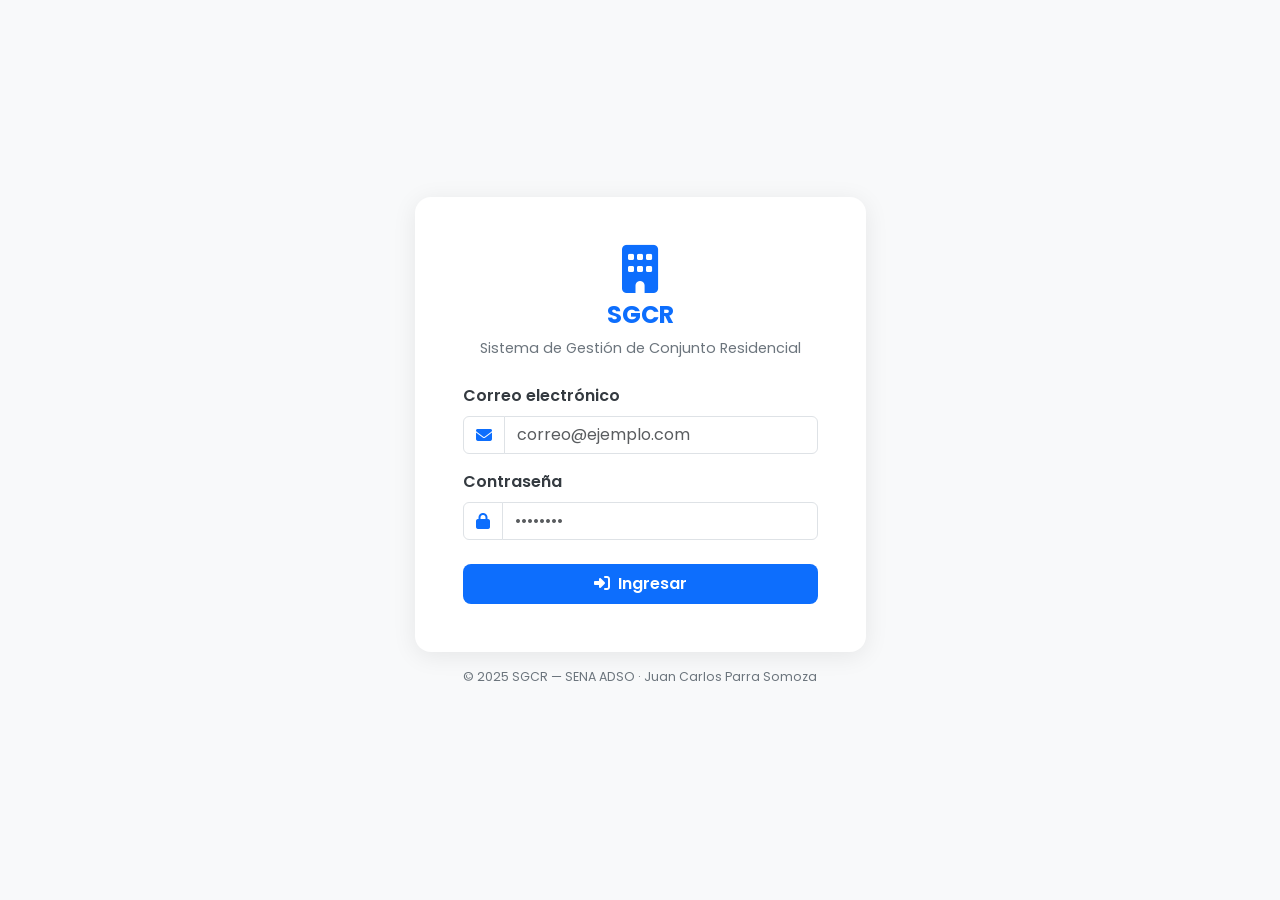
<file: login.html>
<!DOCTYPE html>
<html lang="es">
<head>
  <meta charset="UTF-8">
  <meta name="viewport" content="width=device-width, initial-scale=1.0">
  <title>SGCR — Iniciar Sesión</title>
  <link href="https://cdn.jsdelivr.net/npm/bootstrap@5.3.0/dist/css/bootstrap.min.css" rel="stylesheet">
  <link href="https://fonts.googleapis.com/css2?family=Poppins:wght@400;600;700&display=swap" rel="stylesheet">
  <link href="https://cdnjs.cloudflare.com/ajax/libs/font-awesome/6.4.0/css/all.min.css" rel="stylesheet">
  <link rel="stylesheet" href="css/styles.css">
</head>
<body class="d-flex align-items-center justify-content-center min-vh-100">

  <!-- BLADE: @extends('layouts.guest') -->
  <!-- BLADE: @section('content') -->

  <div class="container fade-in">
    <div class="row justify-content-center">
      <div class="col-12 col-sm-8 col-md-5">

        <div class="card-sgcr p-4 p-md-5 bg-white">
          <!-- Encabezado -->
          <div class="text-center mb-4">
            <i class="fa-solid fa-building fa-3x text-primary mb-2"></i>
            <h4 class="titulo-sgcr">SGCR</h4>
            <p class="text-secondary" style="font-size:0.9rem;">
              Sistema de Gestión de Conjunto Residencial
            </p>
          </div>

          <!-- BLADE: @if(session('error')) -->
          <div class="alert alert-danger d-none" id="alerta-error">
            <i class="fa-solid fa-circle-exclamation me-2"></i>
            Credenciales incorrectas. Intente de nuevo.
          </div>
          <!-- BLADE: @endif -->

          <!-- BLADE: <form method="POST" action="{{ route('login') }}"> -->
          <form>
            <!-- BLADE: @csrf -->

            <div class="mb-3">
              <label class="form-label fw-semibold">Correo electrónico</label>
              <div class="input-group">
                <span class="input-group-text bg-white">
                  <i class="fa-solid fa-envelope text-primary"></i>
                </span>
                <input type="email" class="form-control"
                       placeholder="correo@ejemplo.com" required>
              </div>
            </div>

            <div class="mb-4">
              <label class="form-label fw-semibold">Contraseña</label>
              <div class="input-group">
                <span class="input-group-text bg-white">
                  <i class="fa-solid fa-lock text-primary"></i>
                </span>
                <input type="password" class="form-control"
                       placeholder="••••••••" required>
              </div>
            </div>

            <div class="d-grid">
              <button type="submit" class="btn btn-sgcr py-2">
                <i class="fa-solid fa-right-to-bracket me-2"></i>Ingresar
              </button>
            </div>

          </form>
          <!-- BLADE: </form> -->

        </div>

        <p class="text-center text-secondary mt-3" style="font-size:0.78rem;">
          © 2025 SGCR — SENA ADSO · Juan Carlos Parra Somoza
        </p>

      </div>
    </div>
  </div>

  <!-- BLADE: @endsection -->
  <script src="https://cdn.jsdelivr.net/npm/bootstrap@5.3.0/dist/js/bootstrap.bundle.min.js"></script>
</body>
</html>
</file>
<file: css/styles.css>
/* =============================================
   SGCR — Estilos globales
   Sistema de Gestión de Conjunto Residencial
   Juan Carlos Parra Somoza — SENA ADSO 2025
   ============================================= */

/* Fuente global */
body {
  font-family: 'Poppins', sans-serif;
  background-color: #f8f9fa;
  color: #343a40;
}

/* Paleta institucional */
:root {
  --sgcr-azul:       #0d6efd;
  --sgcr-blanco:     #ffffff;
  --sgcr-gris-claro: #f8f9fa;
  --sgcr-gris-oscuro:#343a40;
}

/* Navbar */
.navbar-sgcr {
  background-color: var(--sgcr-azul);
}
.navbar-sgcr .navbar-brand,
.navbar-sgcr .nav-link {
  color: #ffffff !important;
  font-weight: 600;
}

/* Cards */
.card-sgcr {
  border: none;
  border-radius: 16px;
  box-shadow: 0 4px 24px rgba(0,0,0,0.08);
  transition: transform 0.2s ease;
}
.card-sgcr:hover {
  transform: translateY(-4px);
}

/* Botones */
.btn-sgcr {
  background-color: var(--sgcr-azul);
  color: #ffffff;
  font-weight: 600;
  border: none;
  border-radius: 8px;
}
.btn-sgcr:hover {
  background-color: #0b5ed7;
  color: #ffffff;
}

/* Títulos */
.titulo-sgcr {
  color: var(--sgcr-azul);
  font-weight: 700;
}

/* Animación fade entrada */
.fade-in {
  animation: fadeIn 0.4s ease-in-out;
}
@keyframes fadeIn {
  from { opacity: 0; transform: translateY(10px); }
  to   { opacity: 1; transform: translateY(0);    }
}

/* Footer */
.footer-sgcr {
  background-color: var(--sgcr-azul);
  color: #ffffff;
  font-size: 0.85rem;
  padding: 1rem 0;
  text-align: center;
}
</file>
